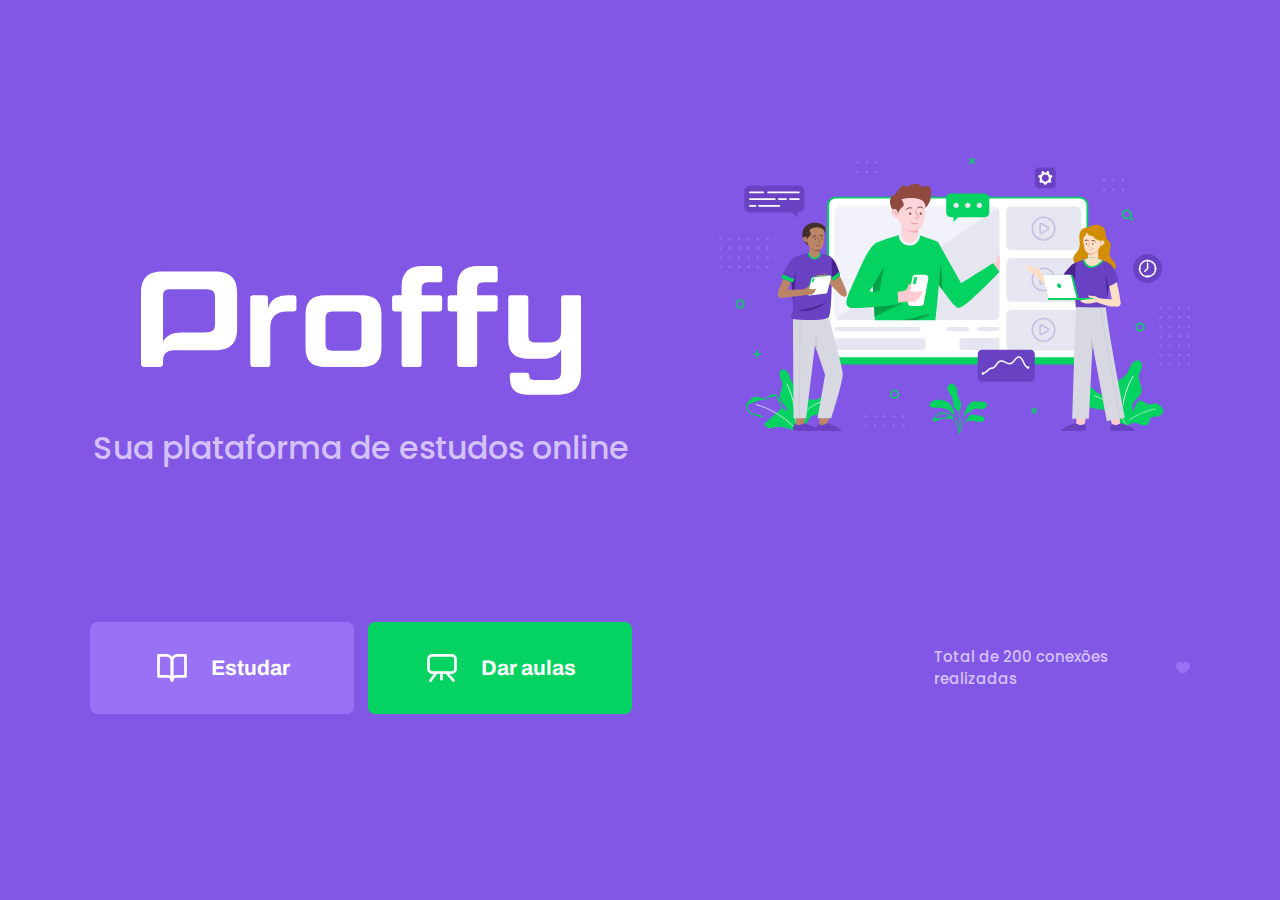
<file: plataforma_proffy/basic/index.html>
<!DOCTYPE html>
<html lang="pt-br">

    <head>
        <title>Proffy</title>
        <meta charset="UTF-8">
        <meta name="viewport" content= "width=device-width, initial-scale=1.0">
        <meta name="theme-color" content="#8257e5"> 
        <link rel="shortcut icon" href="images/favicon.png" type="images/icons">

        <link href="https://fonts.googleapis.com/css2?family=Archivo:wght@400;700&amp;family=Poppins:wght@400;600&amp;display=swap" rel="stylesheet">
        <link rel="stylesheet" href="css/main.css">
        <link rel="stylesheet" href="css/partials/page-landing.css">
        <link rel="stylesheet" href="css/responsive.css">     
    </head>

    <body id = "page-landing">
        <div id="container">
            <div id="logo-container">
                <img src="images/logo.svg" alt="Proffy">
                <h2>Sua plataforma de estudos online</h2>
            </div>
            <img class="hero-image" src="images/landing.svg" alt="Plataforma de estudo">
            <div class="buttons">
                <a class="study" href="study.html"> <img src="images/icons/study.svg" alt="Estudar"> Estudar </a>
                <a class="give-classes" href="give-classes.html"> <img src="images/icons/give-classes.svg" alt="Dar aulas"> Dar aulas </a>
            </div>
            <p class="total-connentions"> Total de 200 conexões realizadas <img src="images/icons/purple-heart.svg" alt="coração roxo"> </p>
        </div>
    </body>
</html>
</file>
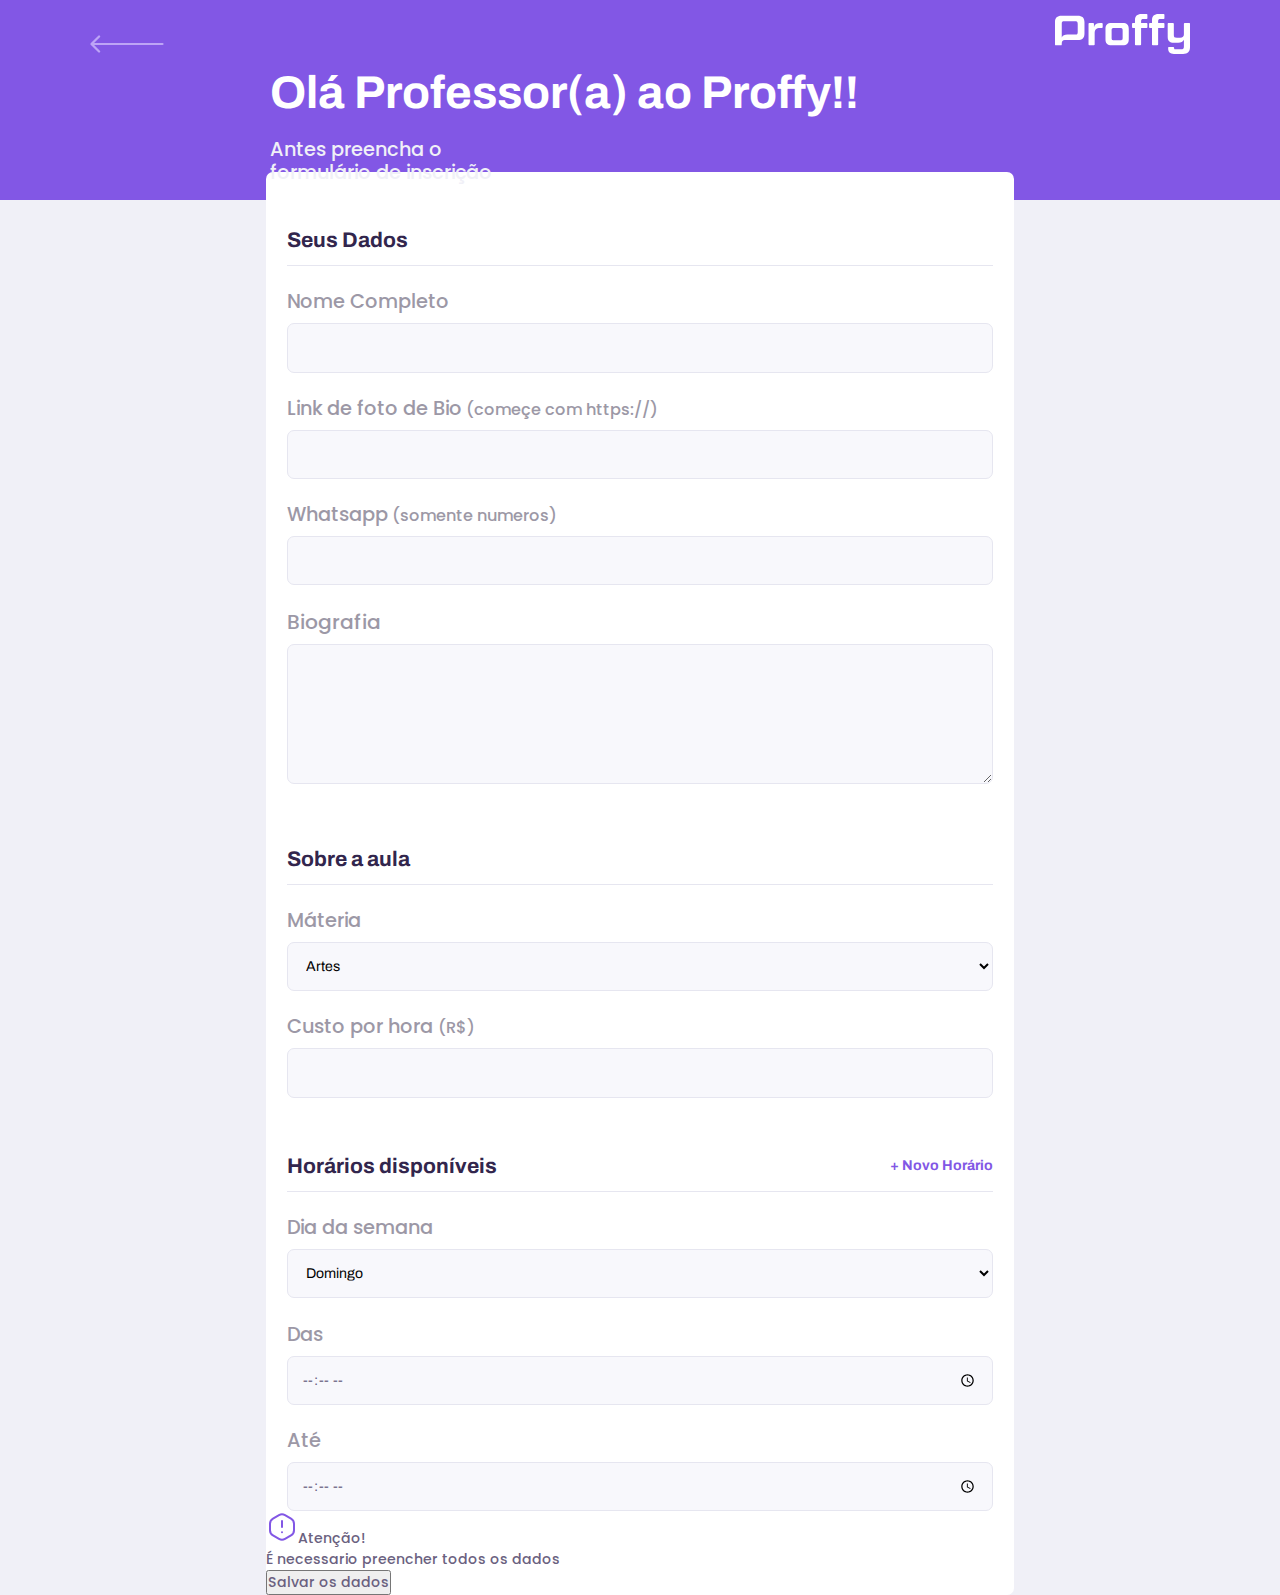
<file: plataforma_proffy/basic/give-classes.html>
<!DOCTYPE html>
<html lang="pt-br">

    <head>
        <title>Proffy</title>
        <meta charset="UTF-8">
        <meta name="viewport" content= "width=device-width, initial-scale=1.0">
        <meta name="theme-color" content="#8257e5"> 
        <link rel="shortcut icon" href="images/favicon.png" type="images/icons">
        <link href="https://fonts.googleapis.com/css2?family=Archivo:wght@400;700&amp;family=Poppins:wght@400;600&amp;display=swap" rel="stylesheet">
        <link rel="stylesheet" href="css/main.css">
        <link rel="stylesheet" href="css/partials/header.css">
        <link rel="stylesheet" href="css/partials/forms.css">
        <link rel="stylesheet" href="css/partials/page-give-classes.css">
        <link rel="stylesheet" href="css/responsive.css">     
    </head>

    <body id = "page-give-classes">
        <div id="container">
            <header class="page-header">
                <div class="top-bar-container">
                    <a href="index.html"><img src="images/icons/back.svg" alt="Voltar"></a>
                    <img src="images/logo.svg" alt="Proffy">
                </div>

                <div class="header-content">
                    <Strong>Olá Professor(a) ao Proffy!! </Strong>
                    <p>Antes preencha o formulário de inscrição</p>
                </div>
            </header>
            <main>
                <form action="" id="create-class">
                    <fieldset>
                        <legend>Seus Dados</legend>
                        <div class="input-block">
                            <label for="name">Nome Completo</label>
                            <input name="name" id="name" required>
                        </div>
                        <div class="input-block">
                            <label for="avatar">Link de foto de Bio<small> (começe com https://)</small></label>
                            <input name="avatar" id="avatar" type="url" required>
                        </div>
                        <div class="input-block">
                            <label for="whatsapp">Whatsapp<small> (somente numeros)</small></label>
                            <input name="whatsapp" id="whatsapp" type="number" required>
                        </div>
                        <div class="textarea-block">  
                            <label for="bio">Biografia</label>
                            <textarea name="bio" id="bio" required></textarea>
                        </div>
                    </fieldset>
                    <fieldset>
                        <legend>Sobre a aula</legend>
                        <div class="select-block">
                            <label for="subject">Máteria</label>
                            <select name="subject" id="subject" required>
                                <option value="" disabled="" hidden="">Selecione uma opção</option>
                                <option value="1">Artes</option>
                                <option value="2">Biologia</option>
                                <option value="3">Ciências</option>
                                <option value="4">Educação física</option>
                                <option value="5">Física</option>
                                <option value="6">Geografia</option>
                                <option value="7">História</option>
                                <option value="8">Matemática</option>
                                <option value="9">Português</option>
                                <option value="10">Química</option>
                            </select>
                        </div>
                        <div class="input-block">
                            <label for="cost">Custo por hora <small>(R$)</small></label>
                            <input type="cost" id="cost" type="number" required>
                        </div>
                    </fieldset>
                    <fieldset>
                        <legend>Horários disponíveis<button id="add-time">+ Novo Horário</button></legend>
                        <div class="schedule-item">
                            <div class="select-block">
                                <label for="weekday">Dia da semana</label>
                                <select name="weekday[]" required>
                                    <option value="" disabled="" hidden="">Selecione uma opção</option>
                                    <option value="0">Domingo</option>
                                    <option value="1">Segunda-feira</option>
                                    <option value="2">Terça-feira</option>
                                    <option value="3">Quarta-feira</option>
                                    <option value="4">Quinta-feira</option>
                                    <option value="5">Sexta-feira</option>
                                    <option value="6">Sábado</option>
                                </select>
                            </div>
                            <div class="input-block">
                                <label for="time-from">Das</label>
                                <input type="time" name="time-from[]">
                            </div>
                            <div class="input-block">
                                <label for="time-to">Até</label>
                                <input type="time" name="time-to[]">
                            </div>
                        </div>
                    </fieldset>
                </form>
                <footer>
                    <p><img src="images/icons/warning.svg" alt="AVISO IMPORTANTE">Atenção!</br>É necessario preencher todos os dados</p>
                    <button type="submit" from="create-class">Salvar os dados</button>
                </footer>
            </main>
        </div>
    </body>
</html>
</file>
<file: plataforma_proffy/basic/css/main.css>
:root {
    --color-background: #F0F0F7;
    --color-primary-lighter: #9871F5;
    --color-primary-light: #916BEA;
    --color-primary: #8257E5;
    --color-primary-dark: #774DD6;
    --color-primary-darker: #6842c2;
    --color-secondary: #04D361;
    --color-secondary-dark: #04BF58;
    --color-title-in-primary: #FFFFFF;
    --color-text-in-primary: #D4C2FF;
    --color-text-title: #32264D;
    --color-text-complement: #9C98A6;
    --color-text-base: #6A6180;
    --color-line-in-white: #E6E6F0;
    --color-input-background: #F8F8FC;
    --color-button-text: #FFFFFF;
    --color-box-base: #FFFFFF;
    --color-box-footer: #FAFAFC;
    --color-small-info: #C1BCCC;
    
    font-size: 60%; 
    /* controle das medidas, tamanho padrão; 16px = 1rm = 100% */
}
* {
    margin: 0;
    padding: 0;
    box-sizing: border-box;
}
html, body{
    height: 100vh;
}
body {
    background-color: var(--color-background);
    display: flex;
    align-items: center;
    justify-content: center;
   
}
body, input, button, textarea {
    font-weight: 500;
    font-family: Poppins;
    font-size: 1.6rem;
    color: var(--color-text-base)
}
#container {
    width: 90vw;
    max-width: 700px;
}
</file>
<file: plataforma_proffy/basic/css/partials/page-landing.css>
:root{
    font-size: 40%;
}
#page-landing {
    background: var(--color-primary);
}
#page-landing #container {
    color: var(--color-text-in-primary);
}
#logo-container img {
    height: 10rem;
}
#logo-container {
    text-align: center;
    margin-bottom: 3.2rem;
}
#logo-container h2 {
    font-weight: 500;
    font-size: 3.6rem;
    line-height: 4.6rem;
    margin-top: 0.8rem;
}
.hero-image {
    width: 100%;
}
.buttons {
    display: flex;  
    justify-content: center;
    margin: 3.2rem 0;
}
.buttons a {
    width: 30rem;
    height: 10.4rem;
    border-radius: .8rem;
    margin-right: 1.6rem;
    font: 700 2.4rem Archivo;
    display: flex;
    align-items: center;
    justify-content: center;
    text-decoration: none;
    color: var(--color-button-text);
    transition:  background 0.4;
}
.buttons a img {
    width: 4rem;
    margin-right: 2.4rem;
}
.buttons a.study {
    background: var(--color-primary-lighter);
}
.buttons a.study:hover {
    background: var(--color-primary-light);
}
.buttons a.give-classes {
    background: var(--color-secondary);
    margin-right: 0;
}
.buttons a.give-classes:hover {
    background: var(--color-secondary-dark);
}
.total-connentions {
    font-size: 1.8rem;
    display: flex;
    align-items: center;
    justify-content: center;
}
.total-connentions img{
    margin-left: 0.8rem;
}
</file>
<file: plataforma_proffy/basic/css/responsive.css>
@media (min-width: 1100px) {
    #page-landing #container {
        max-width: 1100px;
        display: grid;
        grid-template-columns: 2fr 1fr 2fr;
        grid-template-rows: 350px 1fr;
        grid-template-areas: 
        "proffy image image"                     
        "button button texting";
        gap: 60px;
        column-gap: 87px;
        row-gap: 86px;
    }
    .logo-container {
        grid: proffy;
        text-align: initial;
        align-self: center;
        margin: 0;
    }
    #logo-container img {
        height: 40%;
        margin-top: 20%;
    }
    #logo-container h2 {
        align-items: center;
        margin-top: 5%;
    }
    .hero-image {
        grid-area: image;
        /*height: 350px;*/
    }
    #buttons {
        grid-area: button;
        justify-content: flex-start;
        margin: 0;
    }
    .total-connentions {
        grid-area: texting;
        font-size: 1.7rem;
        /*justify-self: end;*/
    }
}
/*@media (min-width: 1200px) {
    #logo-container img {
        height: 40%;
        margin-top: 20%;
    }   
}*/
@media (min-width: 700px) {
    :root{
        font-size: 55%;
    }
    #page-study #container {
        max-width: 100vw;
    }
    .page-header {
        height: 200px;
    }
    .page-header .top-bar-container {
        max-width: 1100px;
    }
    .page-header .top-bar-container a img {
        height: 5.5rem;
    }
    .page-header .header-content {
        max-width: 740px;
        flex: 1 1;
        padding-bottom: 48px;
        flex-direction: column;
        justify-content: center;
        margin: 0 auto;
    }
    .page-header .header-content strong {
        font: 700 5.2rem Archivo;
        max-width: 350px;
    }
    .teacher-item header, .teacher-item footer {
        padding: 32px; 
    }
    #search-teachers {
        display: grid;
        grid-template-columns: repeat( 4, 1fr );
        gap: 16px;
        position: absolute;
        bottom: -28px;
    }
    #search-teachers .select-block {
        margin-bottom: 0;
    }
    .select-block label, .input-block label {
        font-size: 2.2rem;
    }
    .input-block input, .select-block select {
        height: 5.6rem;
    }
    #page-study main {
        padding: 32px 0;
        max-width: 740px;
        margin: 0 auto;
    }
    .teacher-item > p {
        padding: 0 32px;
    }  
    .teacher-item footer p strong {
        display: initial;
        margin-left: 10px;
    }
    .teacher-item footer button {
        width: 245px;
        font-size: 14px;
        justify-content: center;
    }
    .teacher-item footer button img {
        margin-right: 10px; 
    }
    #page-give-classes #container {
        max-width: 100vw;
    }
}
@media (max-width: 699px) {
    :root{
        font-size: 40%;
    }
    #logo-container img {
        height: 8rem;
    }
}
@media (max-width: 400px) {
    :root{
        font-size: 35%;
    }
    #logo-container img {
        height: 5rem;
    }    
}
</file>
<file: plataforma_proffy/basic/css/partials/header.css>
.page-header {
    background-color: var(--color-primary);
    display: flex;
    flex-direction: column;
}
.page-header .top-bar-container {
    width: 90%;
    margin: 0 auto;
    display: flex;
    align-items: center;
    justify-content: space-between;
    padding: 1.6rem 0;
}
.page-header .top-bar-container a {
    height: 3.2rem;
    transition: opacity 0.2;
}
.page-header .top-bar-container a:hover {
    opacity: 0.6;
}
.page-header .top-bar-container > img {
    height: 4.5rem;
}
.page-header .header-content {
    width: 90%;
    margin: 3.2rem auto;
    position: relative;
    align-items: center;
}
.page-header .header-content strong {
    font: 700 3.6rem Archivo;
    line-height: 4.2rem;
    color: var(--color-title-in-primary);
}
.page-header .header-content p {
    max-width: 30rem;
    font-size: 2.2rem;
    line-height: 2.6rem;
    color: var(--color-background);
    margin-top: 2.4rem;
}
</file>
<file: plataforma_proffy/basic/css/partials/forms.css>
#search-teachers {
    margin-top: 3.2rem;
}
#search-teachers label {
    color: var(--color-title-in-primary);
}
#search-teachers .select-block {
    margin-bottom: 1.4rem;
}
#search-teachers button {
    width: 100%;
    height: 5.6rem;
    background: var(--color-secondary);
    color: var(--color-button-text);
    border: 0;
    border-radius: .8rem;
    cursor: pointer;
    font: 700 1.6rem  Archivo;
    display: flex;
    align-items: center;
    justify-content: center;
    margin-top: 3.2rem;
    transition: 0.2s;
}
#search-teachers button:hover {
    background-color: var(--color-secondary-dark);
}
.select-block label, .input-block label, .textarea-block label {
    font-size: 1.4rem;
    color: var(--color-text-complement);
}
.textarea-block label {
    font-size: 2.3rem;
}
.input-block input, .select-block select, .textarea-block textarea {
    width: 100%;
    height: 5.6rem;
    margin-top: 0.8rem;
    border-radius: .8rem;
    background: var(--color-input-background);
    border: 1px solid var(--color-line-in-white);
    outline: 0;
    padding: 0 1.6rem;
    font: 1.6rem Archivo;
}
.textarea-block textarea {
    padding: 1.2rem 1.6rem;
    height: 16rem;
    resize: vertical;
}
.input-block, .textarea-block {
    position: relative;
}
.input-block:focus-within::after, .textarea-block:focus-within::after {
    content: "";
    width: calc(100% - 3.2rem);
    height: 2px;
    background: var(--color-primary-light);
    position: absolute;
    left: 1.6rem;
    right: 1.6rem;
    bottom: 0;
}
</file>
<file: plataforma_proffy/basic/css/partials/page-give-classes.css>
#page-give-classes #container {
    width: 100vw;
    height: 100vh;
}
#page-give-classes .page-header .header-content {
    margin-bottom:  6.4rem;
}
#page-give-classes main {
    background: var(--color-box-base);
    width: 100%;
    max-width: 85rem /* 74rem */;
    border-radius: 0.8rem;
    margin: -3.2rem auto 3.2rem;
    padding-top: 6.4rem;   
}
#page-give-classes fieldset {
    border: none;
    padding: 0 2.4rem;
}
#page-give-classes fieldset legend {
    font: 700 2.4rem Archivo;
    color: var(--color-text-title);
    margin-bottom: 2.4rem;
    display: flex;
    align-items: center;
    justify-content: space-between;
    width: 100%;
    padding-bottom: 1.6rem;
    border-bottom: 1px solid var(--color-line-in-white);
}
#page-give-classes fieldset legend button {
    background: none;
    border: 0;
    color: var(--color-primary);
    font: 700 1.6rem Archivo;
    cursor: pointer;
    transition: 0.5s;
}
#page-give-classes fieldset legend button:hover {
    transform: translateY(-5px);
    color: var(--color-primary-dark);
}
#page-give-classes fieldset + fieldset {
    margin-top: 6.4rem;
}
#page-give-classes .input-block + .input-block, #page-give-classes .input-block + .textarea-block, 
#page-give-classes .select-block + .input-block {
    margin-top: 2.4rem;
}
</file>
